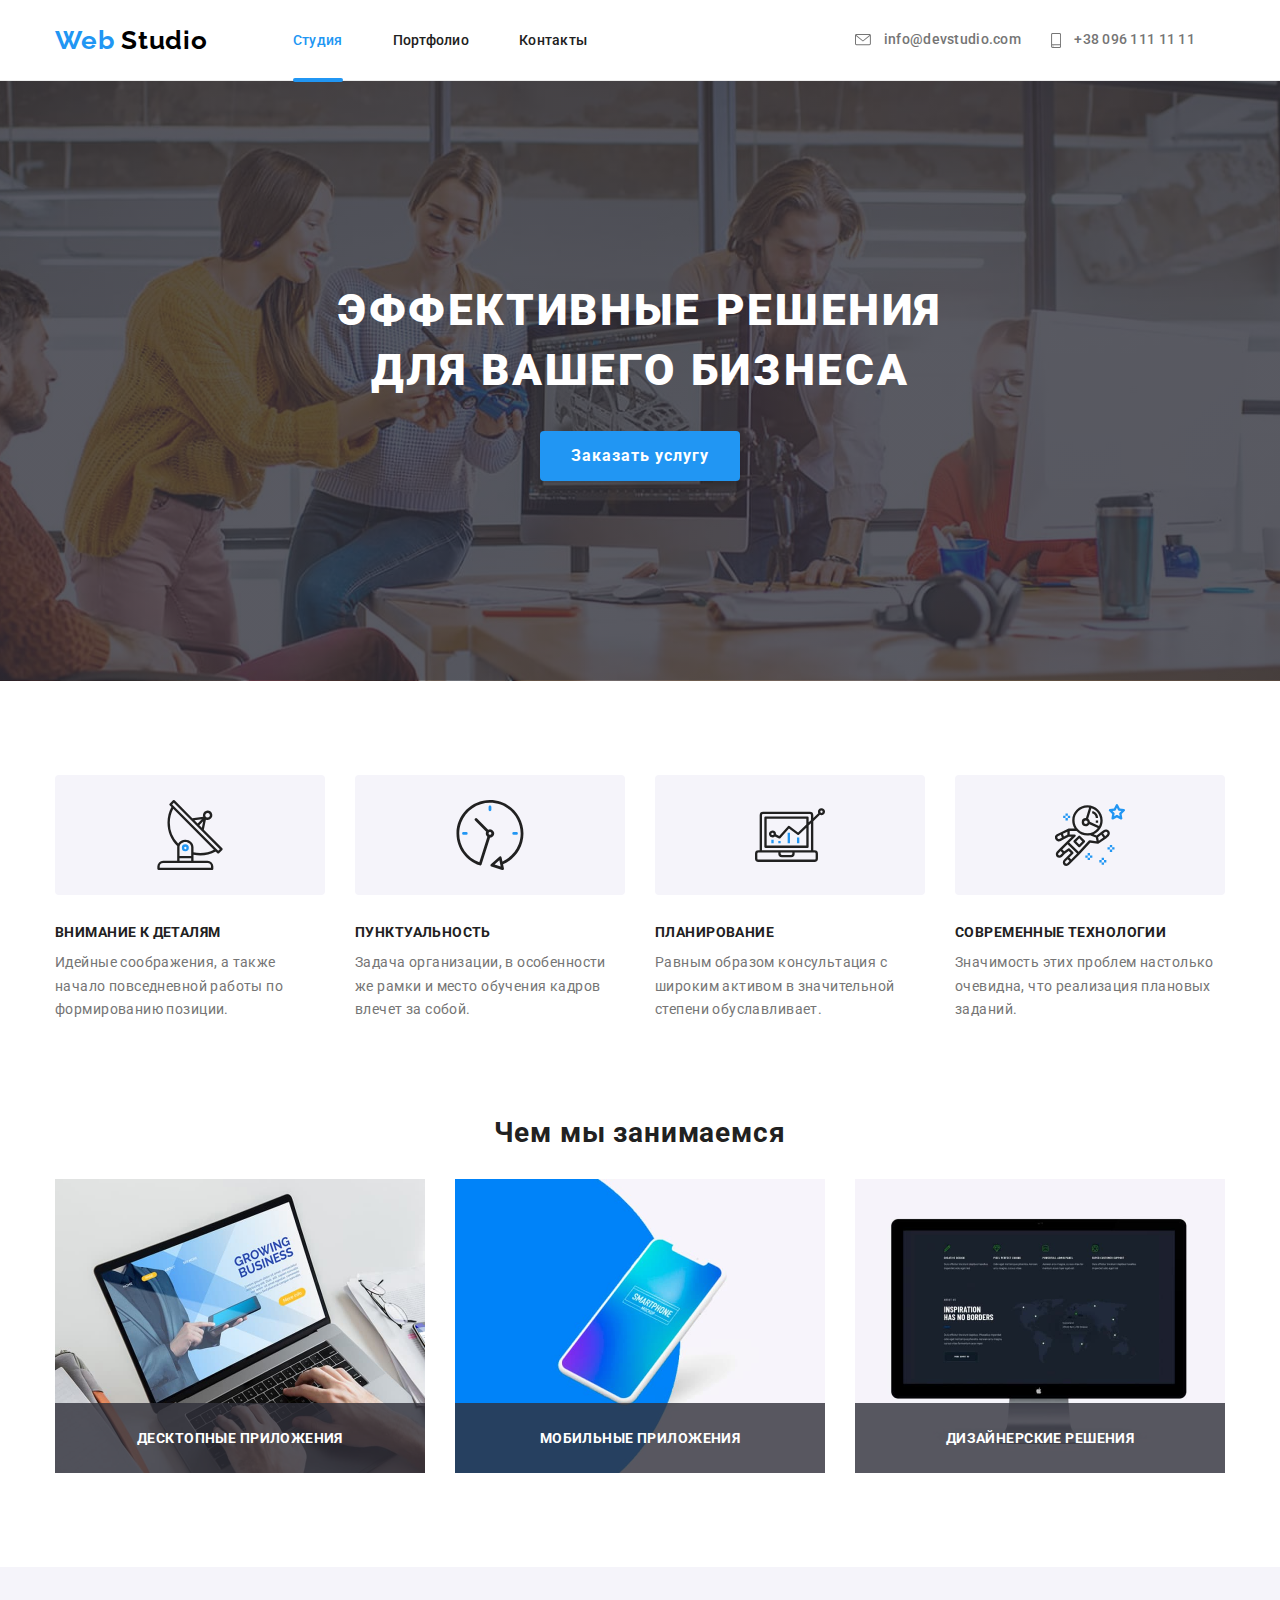
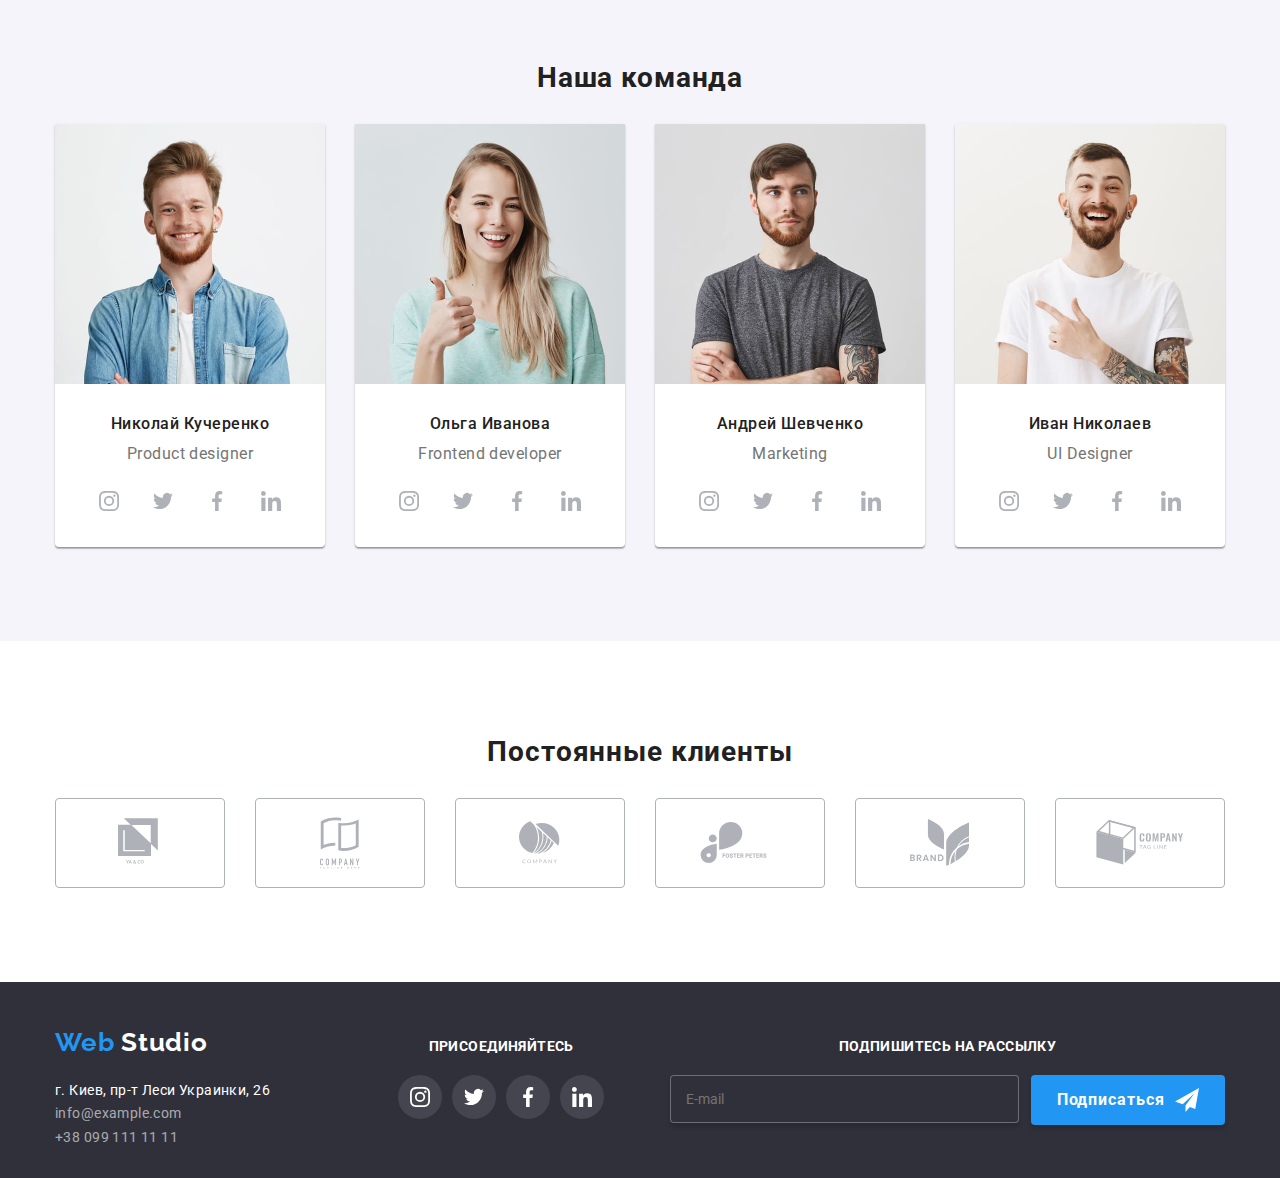
<file: index.html>
<!DOCTYPE html>
<html lang="ru">
  <head>
    <meta charset="UTF-8" />
    <meta name="viewport" content="width=device-width, initial-scale=1.0" />
    <title>Web studio</title>
    <meta name="viewport" content="width=device-width, initial-scale=1.0" />
    <link
      rel="stylesheet"
      href="https://fonts.googleapis.com/css2?family=Raleway:wght@700&family=Roboto:wght@400;500;700;900&display=swap"
    />
    <link rel="stylesheet" href="./css/main.min.css" />
  </head>
  <body>
    <header class="site-header">
      <nav class="container site-header-content">
        <a class="logo top-icon" href="./index.html"
          >Web <span class="logo-header">Studio</span></a
        >
        <button
          type="button"
          class="menu-button"
          aria-expanded="false"
          aria-controls="menu-container"
          data-menu-button
        >
          <svg
            width="40"
            height="40"
            aria-label="переключатель мобильного меню"
          >
            <use class="icon-close" href="./img/sprite.svg#close"></use>
            <use class="icon-menu" href="./img/sprite.svg#menu"></use>
          </svg>
        </button>
        <div class="menu-container" id="menu-container" data-menu>
          <ul class="list site-nav">
            <li class="site-nav-item">
              <a href="./index.html" class="link current">Студия</a>
            </li>
            <li class="site-nav-item">
              <a href="./portfolio.html" class="link">Портфолио</a>
            </li>
            <li class="site-nav-item">
              <a href="" class="link">Контакты</a>
            </li>
          </ul>
          <ul class="list contact-nav">
            <li class="site-nav-contact-item">
              <a class="link" href="mailto:info@devstudio.com">
                <svg class="icon-header" width="16" height="12">
                  <use href="./img/sprite.svg#envelope"></use>
                </svg>
                info@devstudio.com</a
              >
            </li>
            <li class="site-nav-contact-item">
              <a class="link" href="tel:380961111111">
                <svg class="icon-header" width="10" height="15">
                  <use href="./img/sprite.svg#phone"></use>
                </svg>
                +38 096 111 11 11</a
              >
            </li>
          </ul>
        </div>
      </nav>
    </header>
    <main>
      <!--Заказ услуг-->
      <section class="header">
        <h1 class="header-title">
          Эффективные решения <br />
          для вашего бизнеса
        </h1>
        <button data-modal-open class="button" type="button">
          Заказать услугу
        </button>
      </section>
      <!--Функции-->
      <section class="section description">
        <div class="container">
          <h2 class="function">Функции</h2>
          <ul class="features">
            <li class="features-list icon-antenna">
              <div class="features-logo">
                <svg class="features-icon">
                  <use href="./img/sprite.svg#antenna"></use>
                </svg>
              </div>
              <h3 class="title">Внимание к деталям</h3>
              <p class="features-item">
                Идейные соображения, а также начало повседневной работы по
                формированию позиции.
              </p>
            </li>
            <li class="features-list icon-clock">
              <div class="features-logo">
                <svg class="features-icon">
                  <use href="./img/sprite.svg#clock"></use>
                </svg>
              </div>
              <h3 class="title">Пунктуальность</h3>
              <p class="features-item">
                Задача организации, в особенности же рамки и место обучения
                кадров влечет за собой.
              </p>
            </li>
            <li class="features-list icon-diagram">
              <div class="features-logo">
                <svg class="features-icon">
                  <use href="./img/sprite.svg#diagram"></use>
                </svg>
              </div>
              <h3 class="title">Планирование</h3>
              <p class="features-item">
                Равным образом консультация с широким активом в значительной
                степени обуславливает.
              </p>
            </li>
            <li class="features-list icon-astronaut">
              <div class="features-logo">
                <svg class="features-icon">
                  <use href="./img/sprite.svg#astronaut"></use>
                </svg>
              </div>
              <h3 class="title">Современные технологии</h3>
              <p class="features-item">
                Значимость этих проблем настолько очевидна, что реализация
                плановых заданий.
              </p>
            </li>
          </ul>
        </div>
      </section>
      <!--Чем мы занимаемся-->
      <section class="section works">
        <div class="container">
          <h2 class="section-title">Чем мы занимаемся</h2>
          <ul class="our-work">
            <li class="works-list">
              <a href="">
                <div class="work-thumb">
                  <img
                    srcset="
                      ./img/box1.jpg     370w,
                      ./img/box1@2x.jpg  740w,
                      ./img/box1@3x.jpg 1110w
                    "
                    src="./img/box1.jpg"
                    alt="ноутбук"
                    sizes="(min-width:1200px) 33vw"
                  />
                  <h3 class="subtitle">Десктопные приложения</h3>
                </div></a
              >
            </li>
            <li class="works-list">
              <a href="">
                <div class="work-thumb">
                  <img
                    srcset="
                      ./img/box2.jpg     370w,
                      ./img/box2@2x.jpg  740w,
                      ./img/box2@3x.jpg 1110w
                    "
                    src="./img/box2.jpg"
                    alt="смарфон"
                    sizes="(min-width:1200px) 33vw"
                  />
                  <h3 class="subtitle">Мобильные приложения</h3>
                </div></a
              >
            </li>
            <li class="works-list">
              <a href="">
                <div class="work-thumb">
                  <img
                    srcset="
                      ./img/box3.jpg     370w,
                      ./img/box3@2x.jpg  740w,
                      ./img/box3@3x.jpg 1110w
                    "
                    src="./img/box3.jpg"
                    alt="монитор"
                    sizes="(min-width:1200px) 33vw"
                  />
                  <h3 class="subtitle">Дизайнерские решения</h3>
                </div>
              </a>
            </li>
          </ul>
        </div>
      </section>
      <!--Наша команда-->
      <section class="section team">
        <div class="container">
          <h2 class="section-title">Наша команда</h2>
          <ul class="our-team">
            <li class="team-member">
              <div class="team-card">
                <img
                  srcset="
                    ./img/img1.jpg    270w,
                    ./img/img1@2x.jpg 540w,
                    ./img/img1@3x.jpg 810w
                  "
                  src="./img/img1.jpg"
                  alt="Николай Кучеренко"
                  sizes="(min-width:1200px) 25vw, (min-width:768px) 50vw, (min-width:480px) 100vw"
                />
                <div class="team-info">
                  <h3 class="team-list">Николай Кучеренко</h3>
                  <p class="profession">Product designer</p>
                  <ul class="social-link">
                    <li class="social-list-item">
                      <a class="social-anchor" href="">
                        <svg class="icon">
                          <use href="./img/sprite.svg#instagram"></use>
                        </svg>
                      </a>
                    </li>
                    <li class="social-list-item">
                      <a class="social-anchor" href="">
                        <svg class="icon">
                          <use href="./img/sprite.svg#twitter"></use>
                        </svg>
                      </a>
                    </li>
                    <li class="social-list-item">
                      <a class="social-anchor" href="">
                        <svg class="icon">
                          <use href="./img/sprite.svg#facebook"></use>
                        </svg>
                      </a>
                    </li>
                    <li class="social-list-item">
                      <a class="social-anchor" href=""
                        ><svg class="icon">
                          <use href="./img/sprite.svg#linkedin"></use>
                        </svg>
                      </a>
                    </li>
                  </ul>
                </div>
              </div>
            </li>
            <li class="team-member">
              <div class="team-card">
                <img
                  srcset="
                    ./img/img2.jpg    270w,
                    ./img/img2@2x.jpg 540w,
                    ./img/img2@3x.jpg 810w
                  "
                  src="./img/img2.jpg"
                  alt="Ольга Иванова"
                  sizes="(min-width:1200px) 25vw, (min-width:768px) 50vw, (min-width:480px) 100vw"
                />
                <div class="team-info">
                  <h3 class="team-list">Ольга Иванова</h3>
                  <p class="profession">Frontend developer</p>
                  <ul class="social-link">
                    <li class="social-list-item">
                      <a class="social-anchor" href="">
                        <svg class="icon">
                          <use href="./img/sprite.svg#instagram"></use>
                        </svg>
                      </a>
                    </li>
                    <li class="social-list-item">
                      <a class="social-anchor" href="">
                        <svg class="icon">
                          <use href="./img/sprite.svg#twitter"></use>
                        </svg>
                      </a>
                    </li>
                    <li class="social-list-item">
                      <a class="social-anchor" href="">
                        <svg class="icon">
                          <use href="./img/sprite.svg#facebook"></use>
                        </svg>
                      </a>
                    </li>
                    <li class="social-list-item">
                      <a class="social-anchor" href=""
                        ><svg class="icon">
                          <use href="./img/sprite.svg#linkedin"></use>
                        </svg>
                      </a>
                    </li>
                  </ul>
                </div>
              </div>
            </li>
            <li class="team-member">
              <div class="team-card">
                <img
                  srcset="
                    ./img/img3.jpg    270w,
                    ./img/img3@2x.jpg 540w,
                    ./img/img3@3x.jpg 810w
                  "
                  src="./img/img3.jpg"
                  alt="Андрей Шевченко"
                  sizes="(min-width:1200px) 25vw, (min-width:768px) 50vw, (min-width:480px) 100vw"
                />
                <div class="team-info">
                  <h3 class="team-list">Андрей Шевченко</h3>
                  <p class="profession">Marketing</p>
                  <ul class="social-link">
                    <li class="social-list-item">
                      <a class="social-anchor" href="">
                        <svg class="icon">
                          <use href="./img/sprite.svg#instagram"></use>
                        </svg>
                      </a>
                    </li>
                    <li class="social-list-item">
                      <a class="social-anchor" href="">
                        <svg class="icon">
                          <use href="./img/sprite.svg#twitter"></use>
                        </svg>
                      </a>
                    </li>
                    <li class="social-list-item">
                      <a class="social-anchor" href="">
                        <svg class="icon">
                          <use href="./img/sprite.svg#facebook"></use>
                        </svg>
                      </a>
                    </li>
                    <li class="social-list-item">
                      <a class="social-anchor" href=""
                        ><svg class="icon">
                          <use href="./img/sprite.svg#linkedin"></use>
                        </svg>
                      </a>
                    </li>
                  </ul>
                </div>
              </div>
            </li>
            <li class="team-member">
              <div class="team-card">
                <img
                  srcset="
                    ./img/img4.jpg    270w,
                    ./img/img4@2x.jpg 540w,
                    ./img/img4@3x.jpg 810w
                  "
                  src="./img/img4.jpg"
                  alt="Иван Николаев"
                  sizes="(min-width:1200px) 25vw, (min-width:768px) 50vw, (min-width:480px) 100vw"
                />
                <div class="team-info">
                  <h3 class="team-list">Иван Николаев</h3>
                  <p class="profession">UI Designer</p>
                  <ul class="social-link">
                    <li class="social-list-item">
                      <a class="social-anchor" href="">
                        <svg class="icon">
                          <use href="./img/sprite.svg#instagram"></use>
                        </svg>
                      </a>
                    </li>
                    <li class="social-list-item">
                      <a class="social-anchor" href="">
                        <svg class="icon">
                          <use href="./img/sprite.svg#twitter"></use>
                        </svg>
                      </a>
                    </li>
                    <li class="social-list-item">
                      <a class="social-anchor" href="">
                        <svg class="icon">
                          <use href="./img/sprite.svg#facebook"></use>
                        </svg>
                      </a>
                    </li>
                    <li class="social-list-item">
                      <a class="social-anchor" href=""
                        ><svg class="icon">
                          <use href="./img/sprite.svg#linkedin"></use>
                        </svg>
                      </a>
                    </li>
                  </ul>
                </div>
              </div>
            </li>
          </ul>
        </div>
      </section>
      <!--Постоянные клиенты-->
      <section class="section our-clients">
        <div class="container">
          <h2 class="section-title">Постоянные клиенты</h2>
          <ul class="clients">
            <li class="clients-list">
              <a class="company-list" href="">
                <svg class="company-icon" width="44" height="49">
                  <use href="./img/sprite.svg#logo1"></use>
                </svg>
              </a>
            </li>
            <li class="clients-list">
              <a class="company-list" href="">
                <svg class="company-icon" width="40" height="52">
                  <use href="./img/sprite.svg#logo2"></use>
                </svg>
              </a>
            </li>
            <li class="clients-list">
              <a class="company-list" href="">
                <svg class="company-icon" width="41" height="43">
                  <use href="./img/sprite.svg#logo3"></use>
                </svg>
              </a>
            </li>
            <li class="clients-list">
              <a class="company-list" href="">
                <svg class="company-icon" width="80" height="42">
                  <use href="./img/sprite.svg#logo4"></use>
                </svg>
              </a>
            </li>
            <li class="clients-list">
              <a class="company-list" href="">
                <svg class="company-icon" width="59" height="47">
                  <use href="./img/sprite.svg#logo5"></use>
                </svg>
              </a>
            </li>
            <li class="clients-list">
              <a class="company-list" href="">
                <svg class="company-icon" width="88" height="45">
                  <use href="./img/sprite.svg#logo6"></use>
                </svg>
              </a>
            </li>
          </ul>
        </div>
      </section>
    </main>
    <footer>
      <div class="container">
        <div class="footer-container">
          <div class="address-container">
            <a class="logo" href="./index.html"
              >Web <span class="logo-footer">Studio</span></a
            >
            <address class="address-list">
              <p>г. Киев, пр-т Леси Украинки, 26</p>
              <a class="contacts" href="mailto:info@example.com"
                >info@example.com</a
              >
              <a class="contacts" href="tel:380991111111"> +38 099 111 11 11</a>
            </address>
          </div>
          <div class="subscribe">
            <p class="footer-item">присоединяйтесь</p>
            <ul class="social-link-footer">
              <li class="footer-social">
                <a class="social-anchor link-footer" href="">
                  <svg class="icon footer-icon">
                    <use href="./img/sprite.svg#instagram"></use>
                  </svg>
                </a>
              </li>
              <li class="footer-social">
                <a class="social-anchor link-footer" href="">
                  <svg class="icon footer-icon">
                    <use href="./img/sprite.svg#twitter"></use>
                  </svg>
                </a>
              </li>
              <li class="footer-social">
                <a class="social-anchor link-footer" href="">
                  <svg class="icon footer-icon">
                    <use href="./img/sprite.svg#facebook"></use>
                  </svg>
                </a>
              </li>
              <li class="footer-social">
                <a class="social-anchor link-footer" href="">
                  <svg class="icon footer-icon">
                    <use href="./img/sprite.svg#linkedin"></use>
                  </svg>
                </a>
              </li>
            </ul>
          </div>
          <div class="subscribe-form">
            <p class="footer-item">Подпишитесь на рассылку</p>
            <form class="footer-form">
              <input
                type="text"
                placeholder="E-mail"
                name="Email"
                id="Email-input"
              />
              <button class="button sub-btn" type="submit">
                Подписаться
                <svg class="sub-icon">
                  <use href="./img/sprite.svg#telegram"></use>
                </svg>
              </button>
            </form>
          </div>
        </div>
        <div class="copyright-info">
          <div class="copyright">2020 | Developed by GoIT Students</div>
        </div>
      </div>
    </footer>
    <div class="backdrop is-hidden" data-modal>
      <div class="modal">
        <form class="form">
          <p class="modal-title">
            <b>Оставьте свои данные, мы вам перезвоним</b>
          </p>
          <div class="form-field">
            <input
              type="text"
              class="form-input"
              name="name"
              id="name"
              placeholder=" "
            />
            <label for="name" class="form-label">Имя</label>
            <span class="form-icon"
              ><svg class="modal-icon">
                <use href="./img/sprite.svg#name"></use>
              </svg>
            </span>
          </div>
          <div class="form-field">
            <input
              type="tel"
              class="form-input"
              name="tel"
              id="tel"
              placeholder=" "
            />
            <label for="tel" class="form-label">Телефон</label>
            <span class="form-icon"
              ><svg class="modal-icon">
                <use href="./img/sprite.svg#tel"></use>
              </svg>
            </span>
          </div>
          <div class="form-field">
            <input
              type="email"
              class="form-input"
              name="mail"
              id="mail"
              placeholder=" "
            />
            <label for="mail" class="form-label">Почта</label>
            <span class="form-icon"
              ><svg class="modal-icon">
                <use href="./img/sprite.svg#mail"></use>
              </svg>
            </span>
          </div>
          <div class="comment">
            <textarea
              class="form-area"
              name="comment"
              id="comment"
              rows="6"
              placeholder=" "
            ></textarea>
            <label for="comment" class="form-label-area">Комментарий</label>
          </div>
          <div class="agreement">
            <label class="checkbox-label" for="policy"
              ><input
                class="checkbox"
                type="checkbox"
                name="policy"
                id="policy"
                value="policy"
              /><span class="checkbox-icon"></span
              ><span class="accept"
                >Соглашаюсь с рассылкой и принимаю&nbsp;</span
              ><a class="accept" href="">Условия договора</a></label
            >
          </div>
          <button type="submit" class="button modal-button">Отправить</button>
        </form>
        <button data-modal-close class="close-btn">
          <svg class="close-button">
            <use href="./img/sprite.svg#close"></use>
          </svg>
        </button>
      </div>
    </div>
    <script src="./js/modal.js"></script>
    <script src="./js/menu.js"></script>
  </body>
</html>
</file>
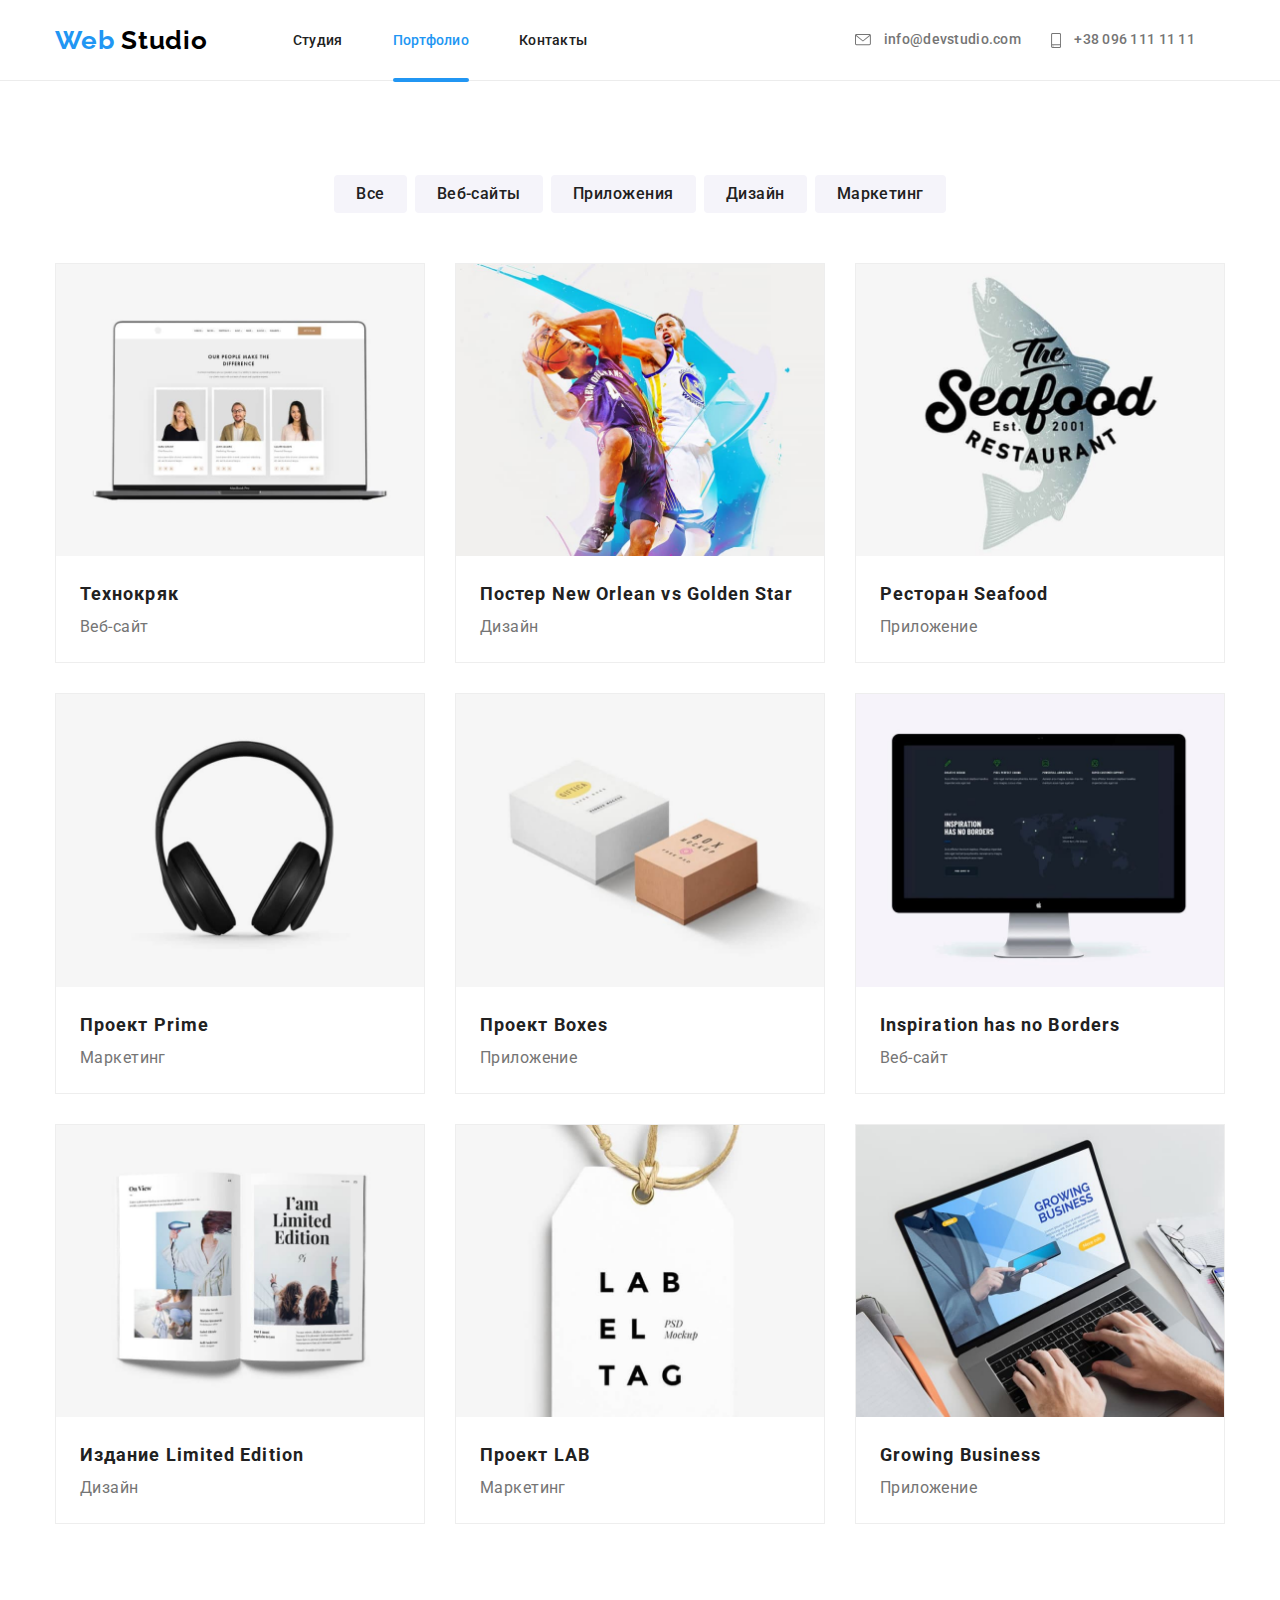
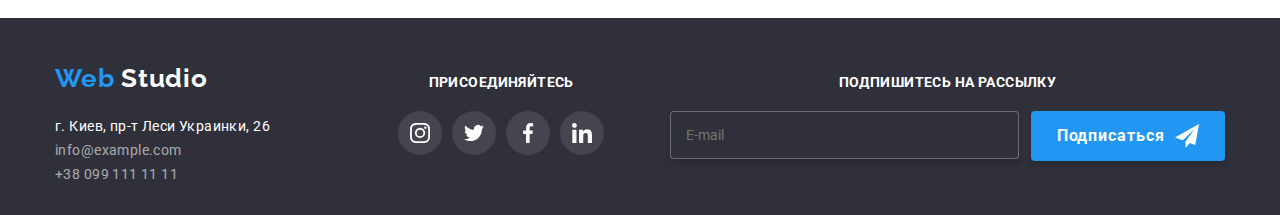
<file: portfolio.html>
<!DOCTYPE html>
<html lang="ru">
  <head>
    <meta charset="UTF-8" />
    <meta name="viewport" content="width=device-width, initial-scale=1.0" />
    <title>Portfolio</title>
    <link
      rel="stylesheet"
      href="https://fonts.googleapis.com/css2?family=Raleway:wght@700&family=Roboto:wght@400;500;700;900&display=swap"
    />
    <link rel="stylesheet" href="./css/main.min.css" />
  </head>
  <body>
    <header class="site-header">
      <nav class="container site-header-content">
        <a class="logo top-icon" href="./index.html"
          >Web <span class="logo-header">Studio</span></a
        >
        <button
          type="button"
          class="menu-button"
          aria-expanded="false"
          aria-controls="menu-container"
          data-menu-button
        >
          <svg
            width="40"
            height="40"
            aria-label="переключатель мобильного меню"
          >
            <use class="icon-close" href="./img/sprite.svg#close"></use>
            <use class="icon-menu" href="./img/sprite.svg#menu"></use>
          </svg>
        </button>
        <div class="menu-container" id="menu-container" data-menu>
          <ul class="list site-nav">
            <li class="site-nav-item">
              <a href="./index.html" class="link">Студия</a>
            </li>
            <li class="site-nav-item">
              <a href="./portfolio.html" class="link current">Портфолио</a>
            </li>
            <li class="site-nav-item"><a href="" class="link">Контакты</a></li>
          </ul>
          <ul class="list contact-nav">
            <li class="site-nav-contact-item">
              <a class="link" href="mailto:info@devstudio.com">
                <svg class="icon-header" width="16" height="12">
                  <use href="./img/sprite.svg#envelope"></use>
                </svg>
                info@devstudio.com</a
              >
            </li>
            <li class="site-nav-contact-item">
              <a class="link" href="tel:380961111111">
                <svg class="icon-header" width="10" height="15">
                  <use href="./img/sprite.svg#phone"></use>
                </svg>
                +38 096 111 11 11</a
              >
            </li>
          </ul>
        </div>
      </nav>
    </header>
    <main>
      <section class="projects">
        <div class="container">
          <div class="button-list">
            <button class="btn" type="button">Все</button>
            <button class="btn" type="button">Веб-сайты</button>
            <button class="btn" type="button">Приложения</button>
            <button class="btn" type="button">Дизайн</button>
            <button class="btn" type="button">Маркетинг</button>
          </div>
          <!-- <div role="group">
            <ul>
              <li>
                <input
                  type="radio"
                  name="filter"
                  value="all"
                  id="all"
                  checked
                />
                <label for="all">Все</label>
              </li>
              <li>
                <input
                  type="radio"
                  name="filter"
                  value="web-sites"
                  id="web-sites"
                />
                <label for="web-sites">Веб-сайты</label>
              </li>
              <li>
                <input
                  type="radio"
                  name="filter"
                  value="applications"
                  id="applications"
                />
                <label for="applications">Приложения</label>
              </li>
              <li>
                <input type="radio" name="filter" value="design" id="design" />
                <label for="design">Дизайн</label>
              </li>
              <li>
                <input
                  type="radio"
                  name="filter"
                  value="marketing"
                  id="marketing"
                />
                <label for="marketing">Маркетинг</label>
              </li>
            </ul>
          </div> -->
          <h1 class="projects-title">Проекты</h1>
          <ul class="projects-scroll">
            <li class="project-list">
              <a class="project-link" href="">
                <div class="picture">
                  <img
                    srcset="
                      ./img/project1.jpg     370w,
                      ./img/project1@2x.jpg  740w,
                      ./img/project1@3x.jpg 1110w
                    "
                    src="./img/project1.jpg"
                    alt="our people"
                    sizes="(min-width:1200px) 33vw, (min-width:768px) 50vw, (min-width:480px) 100vw"
                  />
                  <div class="overlay">
                    <p class="project-text">
                      Технокряк это современная площадка распространения
                      коронавируса. Компании используют эту платформу для
                      цифрового шпионажа и атак на защищённые сервера
                      конкурентов.
                    </p>
                  </div>
                </div>
                <div class="project-discription">
                  <h2 class="project-item">Технокряк</h2>
                  <p class="project-type">Веб-сайт</p>
                </div>
              </a>
            </li>
            <li class="project-list">
              <a class="project-link" href="">
                <div class="picture">
                  <img
                    srcset="
                      ./img/project2.jpg     370w,
                      ./img/project2@2x.jpg  740w,
                      ./img/project2@3x.jpg 1110w
                    "
                    src="./img/project2.jpg"
                    alt="basketball duel"
                    sizes="(min-width:1200px) 33vw, (min-width:768px) 50vw, (min-width:480px) 100vw"
                  />
                  <div class="overlay">
                    <p class="project-text">
                      Технокряк это современная площадка распространения
                      коронавируса. Компании используют эту платформу для
                      цифрового шпионажа и атак на защищённые сервера
                      конкурентов.
                    </p>
                  </div>
                </div>
                <div class="project-discription">
                  <h2 class="project-item">Постер New Orlean vs Golden Star</h2>
                  <p class="project-type">Дизайн</p>
                </div>
              </a>
            </li>
            <li class="project-list">
              <a class="project-link" href="">
                <div class="picture">
                  <img
                    srcset="
                      ./img/project3.jpg     370w,
                      ./img/project3@2x.jpg  740w,
                      ./img/project3@3x.jpg 1110w
                    "
                    src="./img/project3.jpg"
                    alt="restaurant logo"
                    sizes="(min-width:1200px) 33vw, (min-width:768px) 50vw, (min-width:480px) 100vw"
                  />
                  <div class="overlay">
                    <p class="project-text">
                      Технокряк это современная площадка распространения
                      коронавируса. Компании используют эту платформу для
                      цифрового шпионажа и атак на защищённые сервера
                      конкурентов.
                    </p>
                  </div>
                </div>
                <div class="project-discription">
                  <h2 class="project-item">Ресторан Seafood</h2>
                  <p class="project-type">Приложение</p>
                </div>
              </a>
            </li>
            <li class="project-list">
              <a class="project-link" href="">
                <div class="picture">
                  <img
                    srcset="
                      ./img/project4.jpg     370w,
                      ./img/project4@2x.jpg  740w,
                      ./img/project4@3x.jpg 1110w
                    "
                    src="./img/project4.jpg"
                    alt="headphones"
                    sizes="(min-width:1200px) 33vw, (min-width:768px) 50vw, (min-width:480px) 100vw"
                  />
                  <div class="overlay">
                    <p class="project-text">
                      Технокряк это современная площадка распространения
                      коронавируса. Компании используют эту платформу для
                      цифрового шпионажа и атак на защищённые сервера
                      конкурентов.
                    </p>
                  </div>
                </div>
                <div class="project-discription">
                  <h2 class="project-item">Проект Prime</h2>
                  <p class="project-type">Маркетинг</p>
                </div>
              </a>
            </li>
            <li class="project-list">
              <a class="project-link" href="">
                <div class="picture">
                  <img
                    srcset="
                      ./img/project5.jpg     370w,
                      ./img/project5@2x.jpg  740w,
                      ./img/project5@3x.jpg 1110w
                    "
                    src="./img/project5.jpg"
                    alt="two boxes"
                    sizes="(min-width:1200px) 33vw, (min-width:768px) 50vw, (min-width:480px) 100vw"
                  />
                  <div class="overlay">
                    <p class="project-text">
                      Технокряк это современная площадка распространения
                      коронавируса. Компании используют эту платформу для
                      цифрового шпионажа и атак на защищённые сервера
                      конкурентов.
                    </p>
                  </div>
                </div>
                <div class="project-discription">
                  <h2 class="project-item">Проект Boxes</h2>
                  <p class="project-type">Приложение</p>
                </div>
              </a>
            </li>
            <li class="project-list">
              <a class="project-link" href="">
                <div class="picture">
                  <img
                    srcset="
                      ./img/project6.jpg     370w,
                      ./img/project6@2x.jpg  740w,
                      ./img/project6@3x.jpg 1110w
                    "
                    src="./img/project6.jpg"
                    alt="monitor apple"
                    sizes="(min-width:1200px) 33vw, (min-width:768px) 50vw, (min-width:480px) 100vw"
                  />
                  <div class="overlay">
                    <p class="project-text">
                      Технокряк это современная площадка распространения
                      коронавируса. Компании используют эту платформу для
                      цифрового шпионажа и атак на защищённые сервера
                      конкурентов.
                    </p>
                  </div>
                </div>
                <div class="project-discription">
                  <h2 class="project-item">Inspiration has no Borders</h2>
                  <p class="project-type">Веб-сайт</p>
                </div>
              </a>
            </li>
            <li class="project-list">
              <a class="project-link" href="">
                <div class="picture">
                  <img
                    srcset="
                      ./img/project7.jpg     370w,
                      ./img/project7@2x.jpg  740w,
                      ./img/project7@3x.jpg 1110w
                    "
                    src="./img/project7.jpg"
                    alt="book"
                    sizes="(min-width:1200px) 33vw, (min-width:768px) 50vw, (min-width:480px) 100vw"
                  />
                  <div class="overlay">
                    <p class="project-text">
                      Технокряк это современная площадка распространения
                      коронавируса. Компании используют эту платформу для
                      цифрового шпионажа и атак на защищённые сервера
                      конкурентов.
                    </p>
                  </div>
                </div>
                <div class="project-discription">
                  <h2 class="project-item">Издание Limited Edition</h2>
                  <p class="project-type">Дизайн</p>
                </div>
              </a>
            </li>
            <li class="project-list">
              <a class="project-link" href="">
                <div class="picture">
                  <img
                    srcset="
                      ./img/project8.jpg     370w,
                      ./img/project8@2x.jpg  740w,
                      ./img/project8@3x.jpg 1110w
                    "
                    src="./img/project8.jpg"
                    alt="label"
                    sizes="(min-width:1200px) 33vw, (min-width:768px) 50vw, (min-width:480px) 100vw"
                  />
                  <div class="overlay">
                    <p class="project-text">
                      Технокряк это современная площадка распространения
                      коронавируса. Компании используют эту платформу для
                      цифрового шпионажа и атак на защищённые сервера
                      конкурентов.
                    </p>
                  </div>
                </div>
                <div class="project-discription">
                  <h2 class="project-item">Проект LAB</h2>
                  <p class="project-type">Маркетинг</p>
                </div>
              </a>
            </li>
            <li class="project-list">
              <a class="project-link" href="">
                <div class="picture">
                  <img
                    srcset="
                      ./img/project9.jpg     370w,
                      ./img/project9@2x.jpg  740w,
                      ./img/project9@3x.jpg 1110w
                    "
                    src="./img/project9.jpg"
                    alt="laptop"
                    sizes="(min-width:1200px) 33vw, (min-width:768px) 50vw, (min-width:480px) 100vw"
                  />
                  <div class="overlay">
                    <p class="project-text">
                      Технокряк это современная площадка распространения
                      коронавируса. Компании используют эту платформу для
                      цифрового шпионажа и атак на защищённые сервера
                      конкурентов.
                    </p>
                  </div>
                </div>
                <div class="project-discription">
                  <h2 class="project-item">Growing Business</h2>
                  <p class="project-type">Приложение</p>
                </div>
              </a>
            </li>
          </ul>
        </div>
      </section>
    </main>
    <footer>
      <div class="container">
        <div class="footer-container">
          <div class="address-container">
            <a class="logo" href="./index.html"
              >Web <span class="logo-footer">Studio</span></a
            >
            <address class="address-list">
              <p>г. Киев, пр-т Леси Украинки, 26</p>
              <a class="contacts" href="mailto:info@example.com"
                >info@example.com</a
              >
              <a class="contacts" href="tel:380991111111"> +38 099 111 11 11</a>
            </address>
          </div>
          <div class="subscribe">
            <p class="footer-item">присоединяйтесь</p>
            <ul class="social-link-footer">
              <li class="footer-social">
                <a class="social-anchor link-footer" href="">
                  <svg class="icon footer-icon">
                    <use href="./img/sprite.svg#instagram"></use>
                  </svg>
                </a>
              </li>
              <li class="footer-social">
                <a class="social-anchor link-footer" href="">
                  <svg class="icon footer-icon">
                    <use href="./img/sprite.svg#twitter"></use>
                  </svg>
                </a>
              </li>
              <li class="footer-social">
                <a class="social-anchor link-footer" href="">
                  <svg class="icon footer-icon">
                    <use href="./img/sprite.svg#facebook"></use>
                  </svg>
                </a>
              </li>
              <li class="footer-social">
                <a class="social-anchor link-footer" href="">
                  <svg class="icon footer-icon">
                    <use href="./img/sprite.svg#linkedin"></use>
                  </svg>
                </a>
              </li>
            </ul>
          </div>
          <div class="subscribe-form">
            <p class="footer-item">Подпишитесь на рассылку</p>
            <form class="footer-form">
              <input
                type="text"
                placeholder="E-mail"
                name="Email"
                id="Email-input"
              />
              <button class="button sub-btn" type="submit">
                Подписаться
                <svg class="sub-icon">
                  <use href="./img/sprite.svg#telegram"></use>
                </svg>
              </button>
            </form>
          </div>
        </div>
        <div class="copyright-info">
          <div class="copyright">2020 | Developed by GoIT Students</div>
        </div>
      </div>
    </footer>
    <script src="./js/menu.js"></script>
  </body>
</html>
</file>
<file: css/main.min.css>
/*! normalize.css v8.0.1 | MIT License | github.com/necolas/normalize.css */html{line-height:1.15;-webkit-text-size-adjust:100%}body{margin:0}main{display:block}h1{font-size:2em;margin:0.67em 0}hr{-webkit-box-sizing:content-box;box-sizing:content-box;height:0;overflow:visible}pre{font-family:monospace, monospace;font-size:1em}a{background-color:transparent}abbr[title]{border-bottom:none;text-decoration:underline;-webkit-text-decoration:underline dotted;text-decoration:underline dotted}b,strong{font-weight:bolder}code,kbd,samp{font-family:monospace, monospace;font-size:1em}small{font-size:80%}sub,sup{font-size:75%;line-height:0;position:relative;vertical-align:baseline}sub{bottom:-0.25em}sup{top:-0.5em}img{border-style:none}button,input,optgroup,select,textarea{font-family:inherit;font-size:100%;line-height:1.15;margin:0}button,input{overflow:visible}button,select{text-transform:none}button,[type="button"],[type="reset"],[type="submit"]{-webkit-appearance:button}button::-moz-focus-inner,[type="button"]::-moz-focus-inner,[type="reset"]::-moz-focus-inner,[type="submit"]::-moz-focus-inner{border-style:none;padding:0}button:-moz-focusring,[type="button"]:-moz-focusring,[type="reset"]:-moz-focusring,[type="submit"]:-moz-focusring{outline:1px dotted ButtonText}fieldset{padding:0.35em 0.75em 0.625em}legend{-webkit-box-sizing:border-box;box-sizing:border-box;color:inherit;display:table;max-width:100%;padding:0;white-space:normal}progress{vertical-align:baseline}textarea{overflow:auto}[type="checkbox"],[type="radio"]{-webkit-box-sizing:border-box;box-sizing:border-box;padding:0}[type="number"]::-webkit-inner-spin-button,[type="number"]::-webkit-outer-spin-button{height:auto}[type="search"]{-webkit-appearance:textfield;outline-offset:-2px}[type="search"]::-webkit-search-decoration{-webkit-appearance:none}::-webkit-file-upload-button{-webkit-appearance:button;font:inherit}details{display:block}summary{display:list-item}template{display:none}[hidden]{display:none}html{-webkit-box-sizing:border-box;box-sizing:border-box}*{margin:0;padding:0}*,*::before,*::after{-webkit-box-sizing:inherit;box-sizing:inherit}a{text-decoration:none}ul{list-style:none}.list{list-style:none;margin:0;padding:0}body{font-family:Roboto,sans-serif;font-size:14px;font-weight:400;line-height:1.71;font-style:normal;letter-spacing:0.03em;color:#212121}.container{padding-left:15px;padding-right:15px;margin-left:auto;margin-right:auto;width:100%}@media screen and (min-width: 480px){.container{width:480px}}@media screen and (min-width: 768px){.container{width:768px}}@media screen and (min-width: 1200px){.container{width:1200px}}img{display:block;max-width:100%;height:auto}@media screen and (min-width: 768px){.site-header-content{-webkit-box-align:center;-ms-flex-align:center;align-items:center;display:-webkit-box;display:-ms-flexbox;display:flex}}header{background-color:#fff;border-bottom:1px solid #ececec}.site-header{position:relative}@media screen and (max-width: 767px){.site-header-content{display:-webkit-box;display:-ms-flexbox;display:flex;-webkit-box-align:center;-ms-flex-align:center;align-items:center;-webkit-box-pack:justify;-ms-flex-pack:justify;justify-content:space-between;min-height:60px}}.menu-container{width:100%}@media screen and (max-width: 767px){.menu-container{display:none;position:absolute;top:100%;left:0;z-index:1;padding:60px 0;text-align:center;background-color:white}.menu-container.is-open{display:block}}@media screen and (min-width: 768px){.menu-container{display:-webkit-box;display:-ms-flexbox;display:flex;-webkit-box-align:center;-ms-flex-align:center;align-items:center}}@media screen and (min-width: 768px){.site-nav,.contact-nav,.site-header-content{display:-webkit-box;display:-ms-flexbox;display:flex}}.logo{-webkit-box-align:center;-ms-flex-align:center;align-items:center;letter-spacing:0.03em;color:#2196f3;white-space:pre}.logo-header{color:#000000}@media screen and (max-width: 1199px){.logo{font-family:Raleway,sans-serif;font-size:24px;font-weight:700;line-height:1.17}}@media screen and (min-width: 1200px){.logo{font-family:Raleway,sans-serif;font-size:26px;font-weight:700;line-height:1.19}}.logo:focus{outline:none}.icon-header{margin-right:10px;vertical-align:middle}@media screen and (min-width: 768px) and (max-width: 1199px){.icon-header{margin-right:8px}}@media screen and (min-width: 768px){.top-icon{margin-right:81px}}@media screen and (min-width: 1200px){.top-icon{margin-right:85px}}.section-title{margin-bottom:30px}.site-nav-item{line-height:60px}@media screen and (min-width: 768px){.site-nav-item{line-height:80px}.site-nav-item:not(:first-child){margin-left:50px}}.site-nav .link{color:#212121;-webkit-transition:all 250ms cubic-bezier(0.4, 0, 0.2, 1);transition:all 250ms cubic-bezier(0.4, 0, 0.2, 1)}@media screen and (max-width: 767px){.site-nav .link{font-family:Roboto,sans-serif;font-size:18px;font-weight:500;line-height:1.17}}@media screen and (min-width: 768px){.site-nav .link{font-family:Roboto,sans-serif;font-size:14px;font-weight:500;line-height:1.14;letter-spacing:0.02em}}.site-nav .link.current{color:#2196f3}.site-nav .link:hover,.site-nav .link:focus{color:#2196f3}.current{position:relative;display:-webkit-inline-box;display:-ms-inline-flexbox;display:inline-flex}.current::after{content:"";position:absolute;left:0;top:30px;display:block;width:100%;height:4px;border-radius:2px;background-color:#2196f3}@media screen and (min-width: 768px){.current::after{top:45px}}@media screen and (max-width: 767px){.contact-nav{margin-top:60px}}@media screen and (min-width: 768px){.contact-nav{margin-left:auto;-webkit-box-orient:vertical;-webkit-box-direction:normal;-ms-flex-direction:column;flex-direction:column}}@media screen and (min-width: 1200px){.contact-nav{margin-left:auto;-webkit-box-orient:horizontal;-webkit-box-direction:normal;-ms-flex-direction:row;flex-direction:row}}.contact-nav .link{font-family:Roboto, sans-serif;font-style:normal;letter-spacing:0.02em;color:#757575;fill:#757575;-webkit-transition:all 250ms cubic-bezier(0.4, 0, 0.2, 1);transition:all 250ms cubic-bezier(0.4, 0, 0.2, 1)}@media screen and (max-width: 767px){.contact-nav .link{font-family:Roboto,sans-serif;font-size:18px;font-weight:500;line-height:1.17}}@media screen and (min-width: 768px){.contact-nav .link{font-family:Roboto,sans-serif;font-size:12px;font-weight:500;line-height:1.17}}@media screen and (min-width: 1200px){.contact-nav .link{font-family:Roboto,sans-serif;font-size:14px;font-weight:500;line-height:1.14}}.contact-nav .link:hover,.contact-nav .link:focus{color:#2196f3;fill:#2196f3;outline:none}.site-nav-contact-item{-webkit-transition:all 250ms cubic-bezier(0.4, 0, 0.2, 1);transition:all 250ms cubic-bezier(0.4, 0, 0.2, 1)}@media screen and (min-width: 1200px){.site-nav-contact-item{margin-right:30px}}@media screen and (max-width: 767px){.site-nav-item:not(:last-child){margin-bottom:40px}}@media screen and (max-width: 767px){.site-nav-contact-item:not(:last-child){margin-bottom:16px}}.button{height:50px;width:200px;margin-left:auto;margin-right:auto;-webkit-box-align:center;-ms-flex-align:center;align-items:center;font-family:Roboto,sans-serif;font-size:16px;font-weight:700;line-height:1.87;font-style:normal;text-align:center;letter-spacing:0.06em;background:#2196f3;color:#fff;-webkit-box-shadow:0px 4px 4px rgba(0,0,0,0.15);box-shadow:0px 4px 4px rgba(0,0,0,0.15);border-radius:4px;border-width:0}.button:hover,.button:focus{outline:none}.menu-button{display:-webkit-inline-box;display:-ms-inline-flexbox;display:inline-flex;fill:#212121;margin:0;padding:0;border:none;background-color:white}@media screen and (min-width: 768px){.menu-button{display:none}}.menu-button .icon-close{display:none}.menu-button.is-open .icon-close{display:block}.menu-button.is-open .icon-menu{display:none}.menu-button:focus,.menu-button:hover{fill:#2196f3;-webkit-transition:all 250ms cubic-bezier(0.4, 0, 0.2, 1);transition:all 250ms cubic-bezier(0.4, 0, 0.2, 1);outline:none}.section{padding-bottom:60px}@media screen and (min-width: 1200px){.section{padding-bottom:94px}}.section-title{font-family:Roboto,sans-serif;font-size:28px;font-weight:700;line-height:1.18;letter-spacing:0.03em;text-align:center}.team,.our-clients{padding-top:60px}@media screen and (min-width: 1200px){.team,.our-clients{padding-top:94px}}@media screen and (max-width: 1199px){.works{display:none}}.header{width:100%;height:auto;margin:0 auto;padding:118px 0;-webkit-box-align:center;-ms-flex-align:center;align-items:center;background-repeat:no-repeat;background-position:center;background-size:cover;background-color:#000000;color:#fff}@media screen and (max-width: 758px){.header{max-width:758px;background-image:-webkit-gradient(linear, left top, right top, from(rgba(47,48,58,0.8)), to(rgba(47,48,58,0.8))),url(../img/Header480.jpg);background-image:linear-gradient(to right, rgba(47,48,58,0.8), rgba(47,48,58,0.8)),url(../img/Header480.jpg)}}@media screen and (min-width: 759px){.header{max-width:1200px;background-image:-webkit-gradient(linear, left top, right top, from(rgba(47,48,58,0.8)), to(rgba(47,48,58,0.8))),url(../img/Header768.jpg);background-image:linear-gradient(to right, rgba(47,48,58,0.8), rgba(47,48,58,0.8)),url(../img/Header768.jpg)}}@media screen and (min-width: 1200px){.header{max-width:1600px;padding:200px 0;background-image:-webkit-gradient(linear, left top, right top, from(rgba(47,48,58,0.8)), to(rgba(47,48,58,0.8))),url(../img/Header1200.jpg);background-image:linear-gradient(to right, rgba(47,48,58,0.8), rgba(47,48,58,0.8)),url(../img/Header1200.jpg)}}@media screen and (min-device-pixel-ratio: 2), screen and (-webkit-min-device-pixel-ratio: 2), screen and (min-resolution: 192dpi), screen and (min-resolution: 2dppx){.header{background-image:-webkit-gradient(linear, left top, right top, from(rgba(47,48,58,0.8)), to(rgba(47,48,58,0.8))),url(../img/header1200@2x.jpg);background-image:linear-gradient(to right, rgba(47,48,58,0.8), rgba(47,48,58,0.8)),url(../img/header1200@2x.jpg)}}@media screen and (min-device-pixel-ratio: 3), screen and (-webkit-min-device-pixel-ratio: 3), screen and (min-resolution: 3dppx), screen and (min-resolution: 288dpi){.header{background-image:-webkit-gradient(linear, left top, right top, from(rgba(47,48,58,0.8)), to(rgba(47,48,58,0.8))),url(../img/header1200@3x.jpg);background-image:linear-gradient(to right, rgba(47,48,58,0.8), rgba(47,48,58,0.8)),url(../img/header1200@3x.jpg)}}.header-title{font-family:Roboto,sans-serif;font-size:26px;font-weight:900;line-height:1.62;text-align:center;letter-spacing:0.06em;text-transform:uppercase;color:#fff}@media screen and (min-width: 1200px){.header-title{font-family:Roboto,sans-serif;font-size:44px;font-weight:900;line-height:1.36}}.header>.button{display:block}.header>h1{margin-top:0;margin-bottom:30px}.description{padding-top:60px}@media screen and (min-width: 1200px){.description{padding-top:94px}}.function{visibility:hidden;line-height:0}@media screen and (min-width: 768px){.features{display:-webkit-box;display:-ms-flexbox;display:flex;-ms-flex-wrap:wrap;flex-wrap:wrap}}.features-list{width:100%}@media screen and (max-width: 767px){.features-list:not(:last-child){margin-bottom:30px}}@media screen and (min-width: 768px){.features-list{width:calc((100% - 15px * 2) / 2)}.features-list:nth-child(even){margin-left:30px}}@media screen and (min-width: 1200px){.features-list{width:calc((100% - 30px * 3) / 4)}.features-list:not(:first-child){margin-left:30px}}.features-logo{display:-webkit-box;display:-ms-flexbox;display:flex;-webkit-box-pack:center;-ms-flex-pack:center;justify-content:center;-webkit-box-align:center;-ms-flex-align:center;align-items:center;background-color:#f5f4fa;height:120px;border-radius:4px}.features-icon{width:70px;height:70px}.features .title{font-family:Roboto,sans-serif;font-size:14px;font-weight:700;line-height:1.14;text-transform:uppercase}.features-item{color:#757575}.section .title{margin-top:30px;margin-bottom:10px}@media screen and (max-width: 767px){.section .title{text-align:center}}.our-team{text-align:center}@media screen and (min-width: 768px){.our-team{display:-webkit-box;display:-ms-flexbox;display:flex;-ms-flex-wrap:wrap;flex-wrap:wrap}}@media screen and (max-width: 767px){.team-member{width:100%}.team-member:not(:last-child){margin-bottom:30px}}@media screen and (min-width: 768px) and (max-width: 1199px){.team-member{width:calc((100% - 15px * 2) / 2)}.team-member:nth-child(even){margin-left:30px}.team-member:nth-child(-n+2){margin-bottom:30px}}@media screen and (min-width: 1200px){.team-member{width:calc((100% - 30px * 3) / 4)}.team-member:not(:first-child){margin-left:30px}}@media screen and (max-width: 767px){.team-info{padding:30px 122px 24px}}@media screen and (max-width: 1199px){.team-info{padding:30px 74px 24px}}@media screen and (min-width: 1200px){.team-info{padding:30px 32px 24px}}.team-list{font-family:Roboto,sans-serif;font-size:16px;font-weight:500;line-height:1.19;letter-spacing:0.03em}.team{background:#f5f4fa}.team-card{background-color:#fff;border-radius:0px 0px 4px 4px;-webkit-box-shadow:0px 2px 1px rgba(0,0,0,0.2),0px 1px 1px rgba(0,0,0,0.14),0px 1px 3px rgba(0,0,0,0.12);box-shadow:0px 2px 1px rgba(0,0,0,0.2),0px 1px 1px rgba(0,0,0,0.14),0px 1px 3px rgba(0,0,0,0.12)}.profession{margin-bottom:16px;margin-top:10px;font-family:Roboto,sans-serif;font-size:16px;font-weight:400;line-height:1.19;letter-spacing:0.03em;color:#757575}.team-card>img{width:100%}.social-link a{-webkit-transition:all 250ms cubic-bezier(0.4, 0, 0.2, 1);transition:all 250ms cubic-bezier(0.4, 0, 0.2, 1);border-radius:50%;fill:#afb1b8}.social-link a:hover,.social-link a:focus{background-color:#2196f3;fill:#fff;border-radius:50%;outline:none}.social-anchor{display:-webkit-box;display:-ms-flexbox;display:flex;-webkit-box-align:center;-ms-flex-align:center;align-items:center;-webkit-box-pack:center;-ms-flex-pack:center;justify-content:center;width:44px;height:44px;border-radius:50%;fill:#fff}.social-list-item:not(:first-child){margin-left:10px}.social-link,.social-link-footer{display:-webkit-box;display:-ms-flexbox;display:flex;-webkit-box-align:center;-ms-flex-align:center;align-items:center;-webkit-box-pack:center;-ms-flex-pack:center;justify-content:center}.footer-social:not(:first-child),.social-list-item:not(:first-child){margin-left:10px}.icon{width:20px;height:20px}.works-list{width:370px}.works-list:not(:first-child){margin-left:30px}.work-thumb{position:relative}.subtitle{position:absolute;bottom:0;right:0;width:100%;font-family:Roboto,sans-serif;font-size:14px;font-weight:700;line-height:70px;text-transform:uppercase;background:rgba(47,48,58,0.8);color:#fff;text-align:center}.our-work{display:-webkit-box;display:-ms-flexbox;display:flex}.company-list{height:90px;border:1px solid #afb1b8;-webkit-box-sizing:border-box;box-sizing:border-box;border-radius:4px;display:-webkit-box;display:-ms-flexbox;display:flex;-webkit-box-pack:center;-ms-flex-pack:center;justify-content:center;-webkit-box-align:center;-ms-flex-align:center;align-items:center}.clients a:hover,.clients a:focus{border:1px solid #2196f3;fill:#2196f3;outline:none}.clients a{fill:#afb1b8;-webkit-transition:all 250ms cubic-bezier(0.4, 0, 0.2, 1);transition:all 250ms cubic-bezier(0.4, 0, 0.2, 1)}.clients a:hover,.clients a:focus{border:1px solid #2196f3;fill:#2196f3;outline:none}.clients{display:-webkit-box;display:-ms-flexbox;display:flex;-ms-flex-wrap:wrap;flex-wrap:wrap;margin:-15px}.clients-list{width:calc((100% - 30px * 2) / 2)}@media screen and (max-width: 1199px){.clients-list{margin:15px}}@media screen and (min-width: 768px){.clients-list{width:calc((100% - 30px * 3) / 3);margin:15px}}@media screen and (min-width: 1200px){.clients-list{width:calc((100% - 30px * 6) / 6)}.clients-list :not(:first-child){margin-left:30px}}footer{background:#2f303a;color:#fff}.footer-container{padding:60px 0;text-align:center}@media screen and (min-width: 768px){.footer-container{display:-webkit-box;display:-ms-flexbox;display:flex;-webkit-box-orient:horizontal;-webkit-box-direction:normal;-ms-flex-flow:row wrap;flex-flow:row wrap;-webkit-box-pack:justify;-ms-flex-pack:justify;justify-content:space-between;padding:60px 80px}}@media screen and (min-width: 1200px){.footer-container{-webkit-box-align:baseline;-ms-flex-align:baseline;align-items:baseline;padding:45px 0 28px;-webkit-box-orient:horizontal;-webkit-box-direction:normal;-ms-flex-flow:row nowrap;flex-flow:row nowrap}}.logo-footer{color:#fff}.link-footer{background:rgba(255,255,255,0.1);border-radius:50%;-webkit-transition:background-color 250ms cubic-bezier(0.4, 0, 0.2, 1);transition:background-color 250ms cubic-bezier(0.4, 0, 0.2, 1)}.link-footer:hover,.link-footer:focus{background-color:#2196f3;outline:none}.footer-item{font-family:Roboto,sans-serif;font-size:14px;font-weight:700;line-height:1.14;letter-spacing:0.03em;text-transform:uppercase;margin-bottom:20px}.contacts{color:rgba(255,255,255,0.6);-webkit-transition:color 250ms cubic-bezier(0.4, 0, 0.2, 1);transition:color 250ms cubic-bezier(0.4, 0, 0.2, 1)}.contacts:hover,.contacts:focus{color:#2196f3;outline:none}address{font-style:normal}@media screen and (min-width: 768px) and (max-width: 1199px){.address-container{display:-webkit-box;display:-ms-flexbox;display:flex;-webkit-box-align:center;-ms-flex-align:center;align-items:center;-webkit-box-orient:vertical;-webkit-box-direction:normal;-ms-flex-direction:column;flex-direction:column}}@media screen and (min-width: 1200px){.address-container{width:calc((100% - 60px) / 4);text-align:start}}.address-list{display:-webkit-box;display:-ms-flexbox;display:flex;-webkit-box-orient:vertical;-webkit-box-direction:normal;-ms-flex-direction:column;flex-direction:column;margin-top:20px;font-family:Roboto,sans-serif;font-size:14px;font-weight:400;line-height:1.71;letter-spacing:0.03em}@media screen and (max-width: 1199px){.address-list{margin-bottom:60px;margin-top:20px}}@media screen and (min-width: 768px){.subscribe-form{width:450px;margin:0 auto}}@media screen and (min-width: 1200px){.subscribe-form{width:calc((100% - 60px) / 2);margin:0}}@media screen and (max-width: 1199px){.subscribe{margin-bottom:60px}}@media screen and (min-width: 1200px){.subscribe{width:calc((100% - 60px) / 4)}}.sub-icon{width:24px;height:24px;margin-left:10px}.sub-btn{display:-webkit-box;display:-ms-flexbox;display:flex;-webkit-box-pack:center;-ms-flex-pack:center;justify-content:center;-webkit-box-align:center;-ms-flex-align:center;align-items:center}@media screen and (max-width: 1199px){.sub-btn{margin-top:20px}}@media screen and (min-width: 1200px){.sub-btn{margin-left:12px}}.footer-form>input[type="text"]{width:100%;height:48px;border:1px solid rgba(255,255,255,0.3);-webkit-box-shadow:0px 4px 4px rgba(0,0,0,0.15);box-shadow:0px 4px 4px rgba(0,0,0,0.15);border-radius:4px;background:#2f303a;outline:none;padding:15px;color:#fff}@media screen and (min-width: 1200px){.footer-form>input[type="text"]{width:358px}}.footer-form{display:-webkit-box;display:-ms-flexbox;display:flex}@media screen and (max-width: 1199px){.footer-form{-webkit-box-orient:vertical;-webkit-box-direction:normal;-ms-flex-direction:column;flex-direction:column}}.copyright-info{display:none}.btn{height:38px;padding:6px 22px;font-family:Roboto,sans-serif;font-size:16px;font-weight:500;line-height:1.62;letter-spacing:0.03em;font-style:normal;text-align:center;background:#f5f4fa;border-radius:4px;border:0px;color:#212121;-webkit-transition:all 250ms cubic-bezier(0.4, 0, 0.2, 1);transition:all 250ms cubic-bezier(0.4, 0, 0.2, 1)}.btn:hover,.btn:focus{background:#2196f3;color:#fff;-webkit-box-shadow:0px 2px 2px rgba(0,0,0,0.12),0px 1px 2px rgba(0,0,0,0.08),0px 3px 1px rgba(0,0,0,0.1);box-shadow:0px 2px 2px rgba(0,0,0,0.12),0px 1px 2px rgba(0,0,0,0.08),0px 3px 1px rgba(0,0,0,0.1);outline:none}@media screen and (max-width: 767px){.btn{margin-right:8px;margin-bottom:15px}}@media screen and (min-width: 768px){.btn:not(:first-child){margin-left:8px}}.button-list{display:-webkit-box;display:-ms-flexbox;display:flex;-ms-flex-wrap:wrap;flex-wrap:wrap;margin-bottom:25px}@media screen and (min-width: 768px){.button-list{display:-webkit-box;display:-ms-flexbox;display:flex;-webkit-box-align:center;-ms-flex-align:center;align-items:center;-webkit-box-pack:center;-ms-flex-pack:center;justify-content:center;margin-bottom:30px}}@media screen and (min-width: 1200px){.button-list{margin-bottom:50px}}.projects{padding-top:60px;padding-bottom:60px}.projects-title{visibility:hidden;line-height:0;margin:0}@media screen and (min-width: 768px){.projects-scroll{display:-webkit-box;display:-ms-flexbox;display:flex;-ms-flex-wrap:wrap;flex-wrap:wrap}}@media screen and (min-width: 768px){.projects{padding-top:94px;padding-bottom:94px}}.project-list{border:1px solid #eeeeee;-webkit-transition:-webkit-box-shadow 250ms cubic-bezier(0.4, 0, 0.2, 1);transition:-webkit-box-shadow 250ms cubic-bezier(0.4, 0, 0.2, 1);transition:box-shadow 250ms cubic-bezier(0.4, 0, 0.2, 1);transition:box-shadow 250ms cubic-bezier(0.4, 0, 0.2, 1), -webkit-box-shadow 250ms cubic-bezier(0.4, 0, 0.2, 1)}.project-list:hover,.project-list:focus{-webkit-box-shadow:1px 4px 6px rgba(0,0,0,0.16),0px 4px 4px rgba(0,0,0,0.06),0px 1px 1px rgba(0,0,0,0.12);box-shadow:1px 4px 6px rgba(0,0,0,0.16),0px 4px 4px rgba(0,0,0,0.06),0px 1px 1px rgba(0,0,0,0.12)}.project-list:hover .overlay,.project-list:focus .overlay{opacity:1;background:rgba(33,150,243,0.9);color:#fff;height:100%;width:100%;-webkit-transform:translateY(0);transform:translateY(0);outline:none}@media screen and (min-width: 768px) and (max-width: 1199px){.project-list{width:calc((100% - 30px) / 2)}.project-list:nth-child(even){margin-left:30px}}@media screen and (min-width: 1200px){.project-list{width:calc((100% - 30px * 2) / 3);margin-right:30px}}@media screen and (min-width: 1200px){.project-list:nth-child(3n){margin-right:0}}@media screen and (min-width: 1200px){.project-list:nth-child(n+4){margin-top:30px}}@media screen and (max-width: 1199px){.project-list:not(:last-child){margin-bottom:30px}}.picture{position:relative;overflow:hidden}.picture>img{width:100%}.overlay{position:absolute;opacity:0;top:0;left:0;width:100%;height:100%;-webkit-transform:translateY(100%);transform:translateY(100%);-webkit-transition:opacity 250ms cubic-bezier(0.4, 0, 0.2, 1),-webkit-transform 250ms cubic-bezier(0.4, 0, 0.2, 1);transition:opacity 250ms cubic-bezier(0.4, 0, 0.2, 1),-webkit-transform 250ms cubic-bezier(0.4, 0, 0.2, 1);transition:transform 250ms cubic-bezier(0.4, 0, 0.2, 1),opacity 250ms cubic-bezier(0.4, 0, 0.2, 1);transition:transform 250ms cubic-bezier(0.4, 0, 0.2, 1),opacity 250ms cubic-bezier(0.4, 0, 0.2, 1),-webkit-transform 250ms cubic-bezier(0.4, 0, 0.2, 1);background:rgba(33,150,243,0.9);color:#fff}.project-text{font-family:Roboto,sans-serif;font-size:18px;font-weight:400;line-height:1.56;letter-spacing:0.03em}@media screen and (max-width: 767px){.project-text{padding:77px 24px}}@media screen and (min-width: 768px){.project-text{padding:49px 24px}}.project-discription{padding:20px 24px}.project-item{font-family:Roboto,sans-serif;font-size:18px;font-weight:700;line-height:2;letter-spacing:0.06em;color:#212121}.project-type{font-family:Roboto,sans-serif;font-size:16px;font-weight:400;line-height:1.87;color:#757575}.backdrop{position:fixed;top:0;left:0;width:100%;height:100%;background-color:rgba(0,0,0,0.2);overflow-y:scroll}.backdrop.is-hidden{opacity:0;pointer-events:none}@media screen and (max-width: 480px){.backdrop{padding:94px 15px}}.modal{position:relative;padding:40px;background-color:#fff;-webkit-box-shadow:0px 2px 1px rgba(0,0,0,0.2),0px 1px 1px rgba(0,0,0,0.14),0px 1px 3px rgba(0,0,0,0.12);box-shadow:0px 2px 1px rgba(0,0,0,0.2),0px 1px 1px rgba(0,0,0,0.14),0px 1px 3px rgba(0,0,0,0.12);border-radius:4px}.modal-title{margin-bottom:30px;font-family:Roboto,sans-serif;font-size:20px;font-weight:700;line-height:1.5;text-align:center;letter-spacing:0.03em;color:#212121}@media screen and (max-width: 1199px){.modal{width:100%;max-width:450px;max-height:700px}}@media screen and (min-width: 480px){.modal{position:absolute;top:50%;left:50%;-webkit-transform:translate(-50%, -50%);transform:translate(-50%, -50%)}}@media screen and (min-width: 1200px){.modal{min-width:530px;min-height:580px}}.form{margin-left:auto;margin-right:auto;position:relative}.form-field{margin-bottom:28px;position:relative}.form-field label{line-height:1.14;letter-spacing:0.01em;color:#757575}.form-label{position:absolute;top:50%;left:40px;-webkit-transform:translateY(-50%);transform:translateY(-50%);-webkit-transition:-webkit-transform 250ms cubic-bezier(0.4, 0, 0.2, 1);transition:-webkit-transform 250ms cubic-bezier(0.4, 0, 0.2, 1);transition:transform 250ms cubic-bezier(0.4, 0, 0.2, 1);transition:transform 250ms cubic-bezier(0.4, 0, 0.2, 1), -webkit-transform 250ms cubic-bezier(0.4, 0, 0.2, 1)}.modal-icon{position:absolute;top:50%;left:16px;display:inline-block;width:18px;height:18px;color:black;-webkit-transform:translateY(-50%);transform:translateY(-50%)}.form-input{padding:12px 18px 12px 42px;border:1px solid rgba(33,33,33,0.2);border-radius:4px;width:100%}.form-input:focus{border:1px solid #2196f3;outline:none}.form-input:focus ~ .form-icon{fill:#2196f3}.form-input:focus+.form-label,.form-input:not(:placeholder-shown)+.form-label{color:#2196f3;-webkit-transform:translate(-25px, -40px);transform:translate(-25px, -40px)}.agreement,.comment{color:#757575}textarea{resize:none;border:1px solid rgba(33,33,33,0.2);border-radius:4px;width:100%;margin-bottom:20px;color:#757575;outline:none;padding:12px 16px;font-family:Roboto;font-style:normal;font-weight:normal;font-size:14px;line-height:16px;letter-spacing:0.01em}.form-area:focus{border:1px solid #2196f3}.form-area:focus+.form-label-area,.form-area:not(:placeholder-shown)+.form-label-area{color:#2196f3;-webkit-transform:translate(-5px, -40px);transform:translate(-5px, -40px)}.form-label-area{position:absolute;top:58%;left:5%;-webkit-transform:translateY(-50%);transform:translateY(-50%);-webkit-transition:-webkit-transform 250ms cubic-bezier(0.4, 0, 0.2, 1);transition:-webkit-transform 250ms cubic-bezier(0.4, 0, 0.2, 1);transition:transform 250ms cubic-bezier(0.4, 0, 0.2, 1);transition:transform 250ms cubic-bezier(0.4, 0, 0.2, 1), -webkit-transform 250ms cubic-bezier(0.4, 0, 0.2, 1)}@media screen and (min-width: 1200px){.form-label-area{top:285px}}.agreement a{text-decoration:underline;color:#2196f3}.checkbox{position:absolute;width:1px;height:1px;margin:-1px;border:0;padding:0;clip:rect(0 0 0 0);overflow:hidden}.checkbox-icon::before{content:"";display:inline-block;width:16px;height:16px;border:2px solid #212121;margin-right:8px;border-radius:4px;-webkit-transition:all 250ms cubic-bezier(0.4, 0, 0.2, 1);transition:all 250ms cubic-bezier(0.4, 0, 0.2, 1);-webkit-transform:translateY(3px);transform:translateY(3px)}@media screen and (min-width: 1200px){.checkbox-icon::before{margin-left:12px}}.checkbox:checked+.checkbox-icon::before{background-color:#2196f3;background-image:url(../img/check.svg);background-size:contain;background-origin:border-box;border-color:transparent}.checkbox,.checkbox-label{display:-webkit-inline-box;display:-ms-inline-flexbox;display:inline-flex;-webkit-box-align:center;-ms-flex-align:center;align-items:center}@media screen and (max-width: 1199px){.accept{font-family:Roboto,sans-serif;font-size:12px;font-weight:400;line-height:1.17}}.checkbox-label a{white-space:nowrap}.close-button{width:18px;height:18px;background:#fff;border-radius:50%}.close-btn{position:absolute;top:8px;right:8px;display:-webkit-box;display:-ms-flexbox;display:flex;-webkit-box-align:center;-ms-flex-align:center;align-items:center;-webkit-box-pack:center;-ms-flex-pack:center;justify-content:center;width:30px;height:30px;border-radius:50%;background-color:#fff;border:1px solid rgba(0,0,0,0.1);-webkit-transition:all 250ms cubic-bezier(0.4, 0, 0.2, 1);transition:all 250ms cubic-bezier(0.4, 0, 0.2, 1)}.close-btn:focus,.close-btn:hover{fill:#2196f3;border-radius:50%;outline:none}.modal-button{display:-webkit-box;display:-ms-flexbox;display:flex;-webkit-box-align:center;-ms-flex-align:center;align-items:center;-webkit-box-pack:center;-ms-flex-pack:center;justify-content:center;margin-top:30px}
/*# sourceMappingURL=main.min.css.map */
</file>
